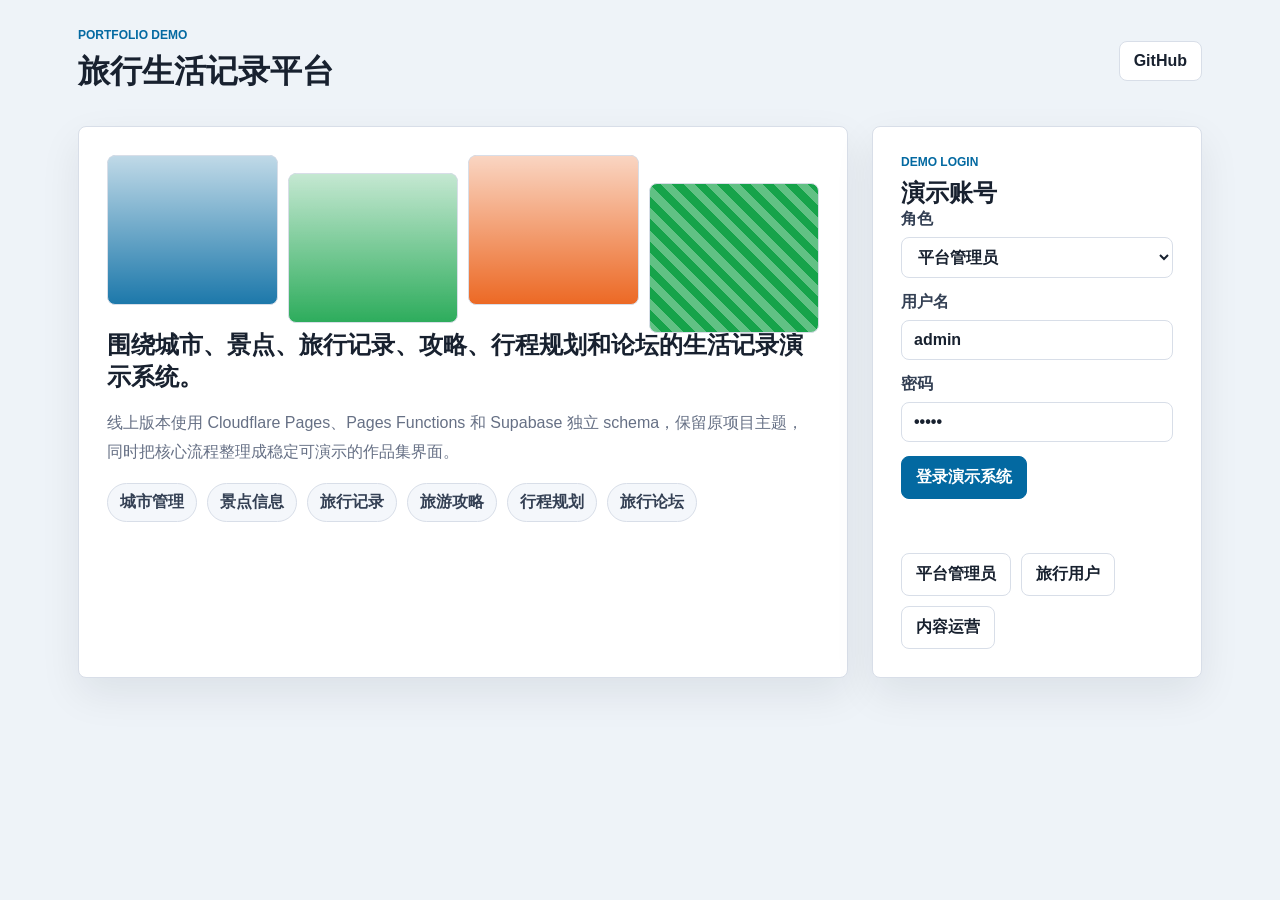
<file: site/index.html>
<!doctype html>
<html lang="zh-CN">
<head>
  <meta charset="utf-8" />
  <meta name="viewport" content="width=device-width, initial-scale=1" />
  <title>旅行生活记录平台</title>
  <link rel="stylesheet" href="./styles.css" />
</head>
<body>
  <div id="publicView" class="shell">
    <header class="topbar">
      <div>
        <p class="eyebrow">Portfolio Demo</p>
        <h1>旅行生活记录平台</h1>
      </div>
      <a class="ghost-link" href="https://github.com/Nemo-netone/ot-shenghuojilu" target="_blank" rel="noreferrer">GitHub</a>
    </header>

    <main class="landing">
      <section class="intro-panel">
        <div class="visual-board" aria-hidden="true">
          <span></span><span></span><span></span><span></span>
        </div>
        <h2>围绕城市、景点、旅行记录、攻略、行程规划和论坛的生活记录演示系统。</h2>
        <p>线上版本使用 Cloudflare Pages、Pages Functions 和 Supabase 独立 schema，保留原项目主题，同时把核心流程整理成稳定可演示的作品集界面。</p>
        <div class="module-pills" id="modulePills"></div>
      </section>

      <section class="login-panel" id="login">
        <div class="panel-heading">
          <p class="eyebrow">Demo Login</p>
          <h2>演示账号</h2>
        </div>
        <form id="loginForm">
          <label>角色
            <select id="role"></select>
          </label>
          <label>用户名
            <input id="username" autocomplete="username" required />
          </label>
          <label>密码
            <input id="password" type="password" autocomplete="current-password" required />
          </label>
          <button class="primary-button" type="submit">登录演示系统</button>
          <p class="form-message" id="loginMessage"></p>
        </form>
        <div class="quick-logins" id="quickLogins"></div>
      </section>
    </main>
  </div>

  <div id="appView" class="app" hidden>
    <aside class="sidebar">
      <div class="brand-block">
        <p class="eyebrow">Workspace</p>
        <h2>旅行生活记录平台</h2>
        <span id="roleText"></span>
      </div>
      <nav id="moduleNav"></nav>
      <button id="logoutButton" class="secondary-button" type="button">退出登录</button>
    </aside>

    <main class="workspace">
      <header class="workspace-header">
        <div>
          <p class="eyebrow">Main Branch Demo</p>
          <h1 id="pageTitle">工作台</h1>
        </div>
        <div class="toolbar">
          <input id="searchInput" placeholder="搜索当前模块" />
          <button id="refreshButton" type="button">刷新</button>
          <button id="addButton" class="primary-button" type="button">新增</button>
        </div>
      </header>

      <section id="dashboard" class="dashboard"></section>
      <section id="modulePanel" class="module-panel" hidden>
        <div class="module-heading">
          <div>
            <h2 id="moduleTitle"></h2>
            <p id="moduleSummary"></p>
          </div>
          <span id="recordCount"></span>
        </div>
        <div class="table-wrap">
          <table>
            <thead id="tableHead"></thead>
            <tbody id="tableBody"></tbody>
          </table>
        </div>
      </section>
    </main>
  </div>

  <dialog id="editDialog">
    <form id="editForm" method="dialog">
      <div class="dialog-head">
        <h2 id="dialogTitle">编辑</h2>
        <button id="closeDialogButton" type="button" aria-label="关闭">×</button>
      </div>
      <div class="form-grid" id="formFields"></div>
      <div class="dialog-actions">
        <button id="cancelEditButton" type="button">取消</button>
        <button class="primary-button" type="submit">保存</button>
      </div>
    </form>
  </dialog>

  <script src="./config.js"></script>
  <script src="./app.js"></script>
</body>
</html>
</file>
<file: site/styles.css>
* {
  box-sizing: border-box;
}

:root {
  --primary: #0369a1;
  --secondary: #16a34a;
  --accent: #ea580c;
  --ink: #18212f;
  --muted: #667085;
  --line: #d8dee8;
  --surface: #ffffff;
  --soft: #f4f7fb;
  font-family: Inter, "Microsoft YaHei", "PingFang SC", Arial, sans-serif;
}

body {
  margin: 0;
  min-height: 100vh;
  color: var(--ink);
  background: #eef3f8;
}

[hidden] {
  display: none !important;
}

button,
input,
select,
textarea {
  font: inherit;
}

button {
  cursor: pointer;
}

.shell {
  max-width: 1180px;
  margin: 0 auto;
  padding: 28px;
}

.topbar,
.workspace-header,
.module-heading,
.dialog-head {
  display: flex;
  align-items: center;
  justify-content: space-between;
  gap: 16px;
}

.topbar h1,
.workspace-header h1,
.brand-block h2,
.panel-heading h2,
.intro-panel h2 {
  margin: 0;
  letter-spacing: 0;
}

.eyebrow {
  margin: 0 0 8px;
  color: var(--primary);
  font-size: 12px;
  font-weight: 800;
  text-transform: uppercase;
}

.ghost-link,
button,
.primary-button,
.secondary-button {
  border: 1px solid var(--line);
  border-radius: 8px;
  padding: 10px 14px;
  background: #fff;
  color: var(--ink);
  text-decoration: none;
  font-weight: 700;
}

.primary-button {
  border-color: var(--primary);
  background: var(--primary);
  color: #fff;
}

.secondary-button {
  width: 100%;
}

.landing {
  display: grid;
  grid-template-columns: minmax(0, 1.4fr) minmax(320px, 0.6fr);
  gap: 24px;
  align-items: stretch;
  margin-top: 32px;
}

.intro-panel,
.login-panel,
.module-panel,
.flow-card,
.stat-card,
dialog {
  border: 1px solid var(--line);
  border-radius: 8px;
  background: var(--surface);
  box-shadow: 0 16px 40px rgba(16, 24, 40, 0.08);
}

.intro-panel,
.login-panel {
  padding: 28px;
}

.intro-panel p {
  max-width: 760px;
  color: var(--muted);
  line-height: 1.8;
}

.visual-board {
  display: grid;
  grid-template-columns: repeat(4, minmax(0, 1fr));
  gap: 10px;
  min-height: 150px;
  margin-bottom: 24px;
}

.visual-board span {
  border-radius: 8px;
  border: 1px solid var(--line);
  background:
    linear-gradient(180deg, rgba(255,255,255,0.75), rgba(255,255,255,0.1)),
    var(--primary);
}

.visual-board span:nth-child(2) {
  background:
    linear-gradient(180deg, rgba(255,255,255,0.75), rgba(255,255,255,0.1)),
    var(--secondary);
  transform: translateY(18px);
}

.visual-board span:nth-child(3) {
  background:
    linear-gradient(180deg, rgba(255,255,255,0.75), rgba(255,255,255,0.1)),
    var(--accent);
}

.visual-board span:nth-child(4) {
  background:
    repeating-linear-gradient(45deg, rgba(255,255,255,0.32) 0 8px, transparent 8px 16px),
    var(--secondary);
  transform: translateY(28px);
}

.module-pills,
.quick-logins,
.toolbar,
.actions {
  display: flex;
  flex-wrap: wrap;
  gap: 10px;
}

.module-pills span {
  border: 1px solid var(--line);
  border-radius: 999px;
  padding: 8px 12px;
  background: var(--soft);
  color: #344054;
  font-weight: 700;
}

form label {
  display: grid;
  gap: 7px;
  margin-bottom: 14px;
  color: #344054;
  font-weight: 700;
}

input,
select,
textarea {
  width: 100%;
  border: 1px solid var(--line);
  border-radius: 8px;
  padding: 10px 12px;
  background: #fff;
  color: var(--ink);
}

textarea {
  min-height: 96px;
  resize: vertical;
}

.form-message {
  min-height: 22px;
  color: #b42318;
}

.app {
  display: grid;
  grid-template-columns: 280px minmax(0, 1fr);
  min-height: 100vh;
}

.sidebar {
  display: flex;
  flex-direction: column;
  gap: 18px;
  padding: 22px;
  border-right: 1px solid var(--line);
  background: #fff;
}

.brand-block {
  border-bottom: 1px solid var(--line);
  padding-bottom: 18px;
}

.brand-block span {
  display: block;
  margin-top: 10px;
  color: var(--muted);
}

nav {
  display: grid;
  gap: 8px;
  overflow: auto;
}

nav button {
  display: grid;
  gap: 4px;
  text-align: left;
}

nav button.active {
  border-color: var(--primary);
  background: color-mix(in srgb, var(--primary) 9%, white);
  color: var(--primary);
}

nav small {
  color: var(--muted);
}

.workspace {
  min-width: 0;
  padding: 24px;
}

.workspace-header {
  margin-bottom: 22px;
}

.toolbar input {
  width: 220px;
}

.dashboard {
  display: grid;
  gap: 18px;
}

.stats {
  display: grid;
  grid-template-columns: repeat(4, minmax(0, 1fr));
  gap: 14px;
}

.stat-card {
  padding: 18px;
}

.stat-card strong {
  display: block;
  font-size: 32px;
  color: var(--primary);
}

.stat-card span {
  color: var(--muted);
  font-weight: 700;
}

.flow-card,
.module-panel {
  padding: 20px;
}

.flow-grid {
  display: grid;
  grid-template-columns: repeat(3, minmax(0, 1fr));
  gap: 14px;
}

.flow-item {
  border: 1px solid var(--line);
  border-radius: 8px;
  padding: 14px;
  background: var(--soft);
}

.flow-item strong,
.flow-item span {
  display: block;
}

.flow-item span {
  margin-top: 6px;
  color: var(--muted);
}

.table-wrap {
  overflow: auto;
  border: 1px solid var(--line);
  border-radius: 8px;
}

table {
  width: 100%;
  border-collapse: collapse;
  min-width: 760px;
}

th,
td {
  border-bottom: 1px solid var(--line);
  padding: 12px;
  text-align: left;
  vertical-align: top;
}

th {
  background: var(--soft);
  font-size: 13px;
}

td {
  color: #344054;
}

dialog {
  width: min(760px, calc(100vw - 28px));
  border: 1px solid var(--line);
  padding: 0;
}

dialog::backdrop {
  background: rgba(15, 23, 42, 0.42);
}

dialog form {
  padding: 20px;
}

.dialog-head {
  margin-bottom: 16px;
}

.dialog-head button {
  width: 38px;
  height: 38px;
  padding: 0;
}

.form-grid {
  display: grid;
  grid-template-columns: repeat(2, minmax(0, 1fr));
  gap: 14px;
}

.form-grid .full {
  grid-column: 1 / -1;
}

.dialog-actions {
  display: flex;
  justify-content: flex-end;
  gap: 10px;
  margin-top: 18px;
}

@media (max-width: 860px) {
  .shell {
    padding: 18px;
  }

  .landing,
  .app,
  .stats,
  .flow-grid {
    grid-template-columns: 1fr;
  }

  .sidebar {
    border-right: 0;
    border-bottom: 1px solid var(--line);
  }

  .workspace {
    padding: 18px;
  }

  .workspace-header,
  .topbar {
    align-items: flex-start;
    flex-direction: column;
  }

  .toolbar input {
    width: 100%;
  }

  .form-grid {
    grid-template-columns: 1fr;
  }
}
</file>
